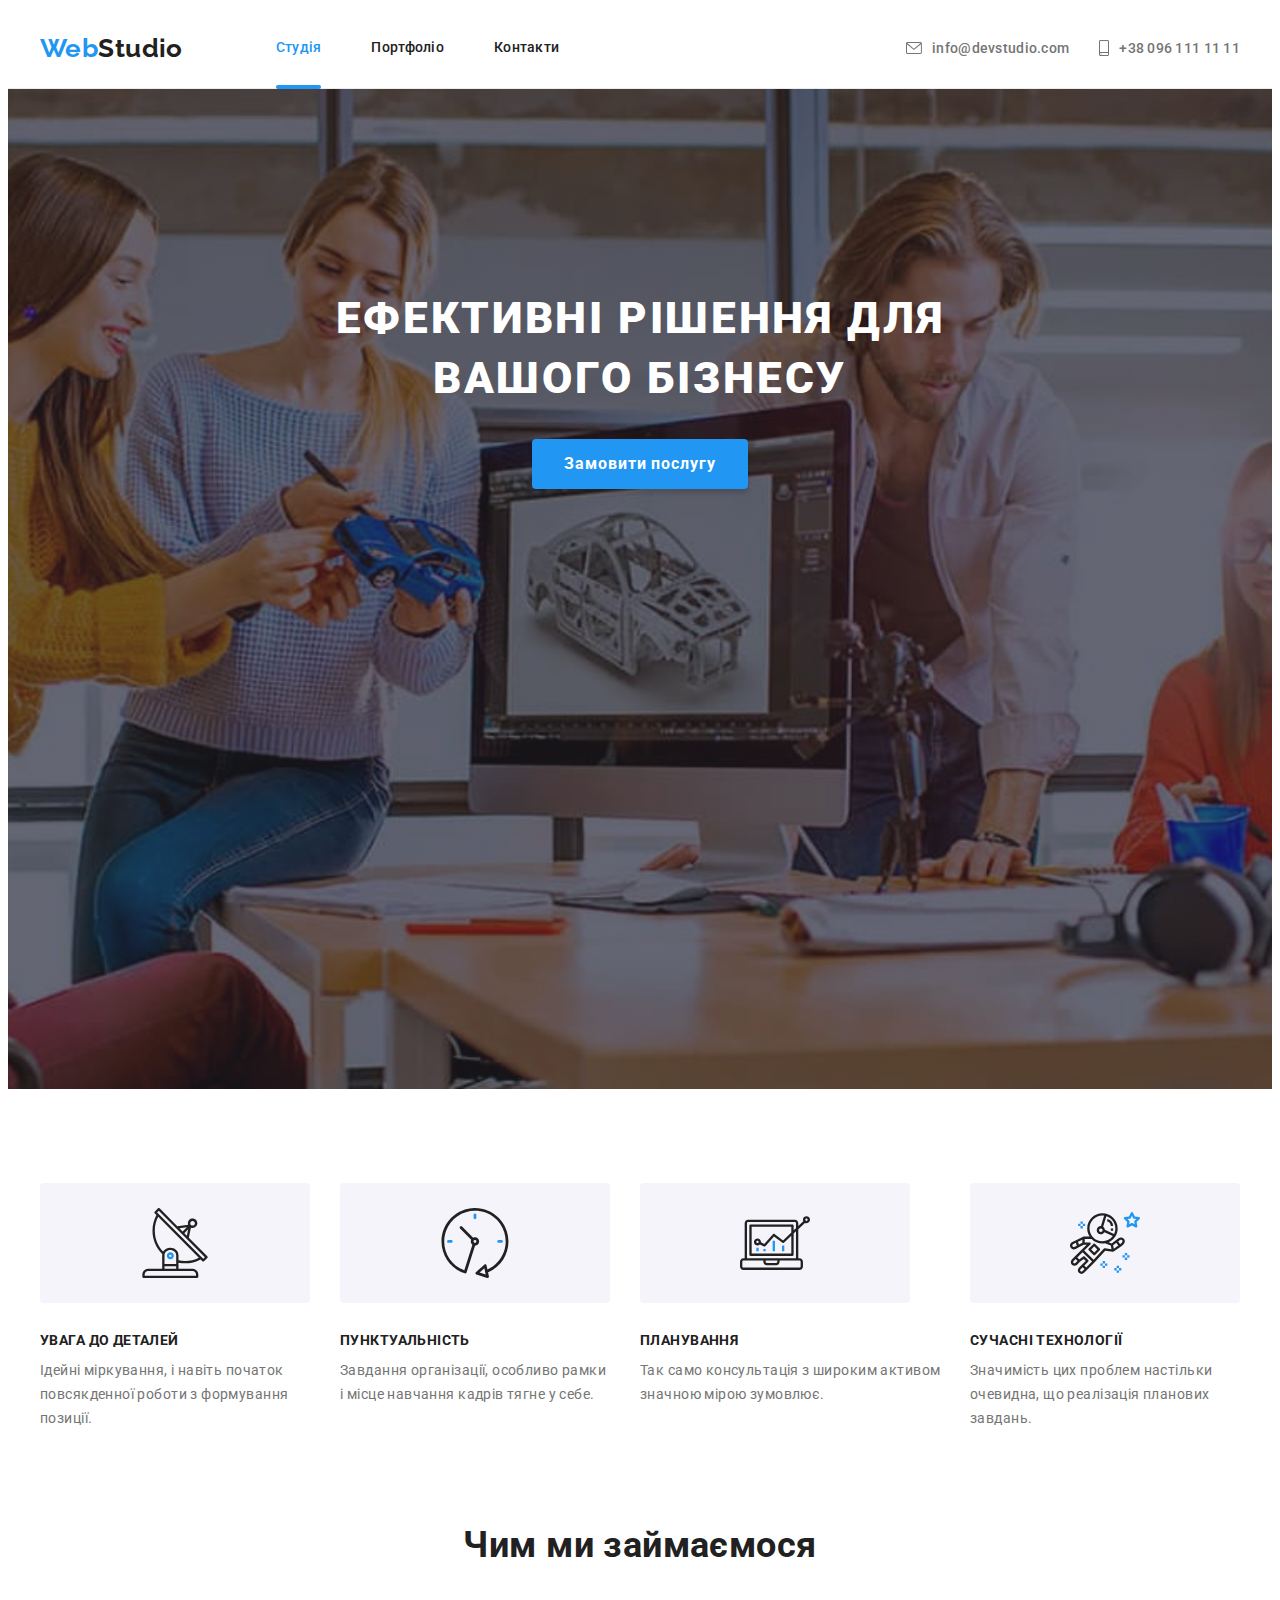
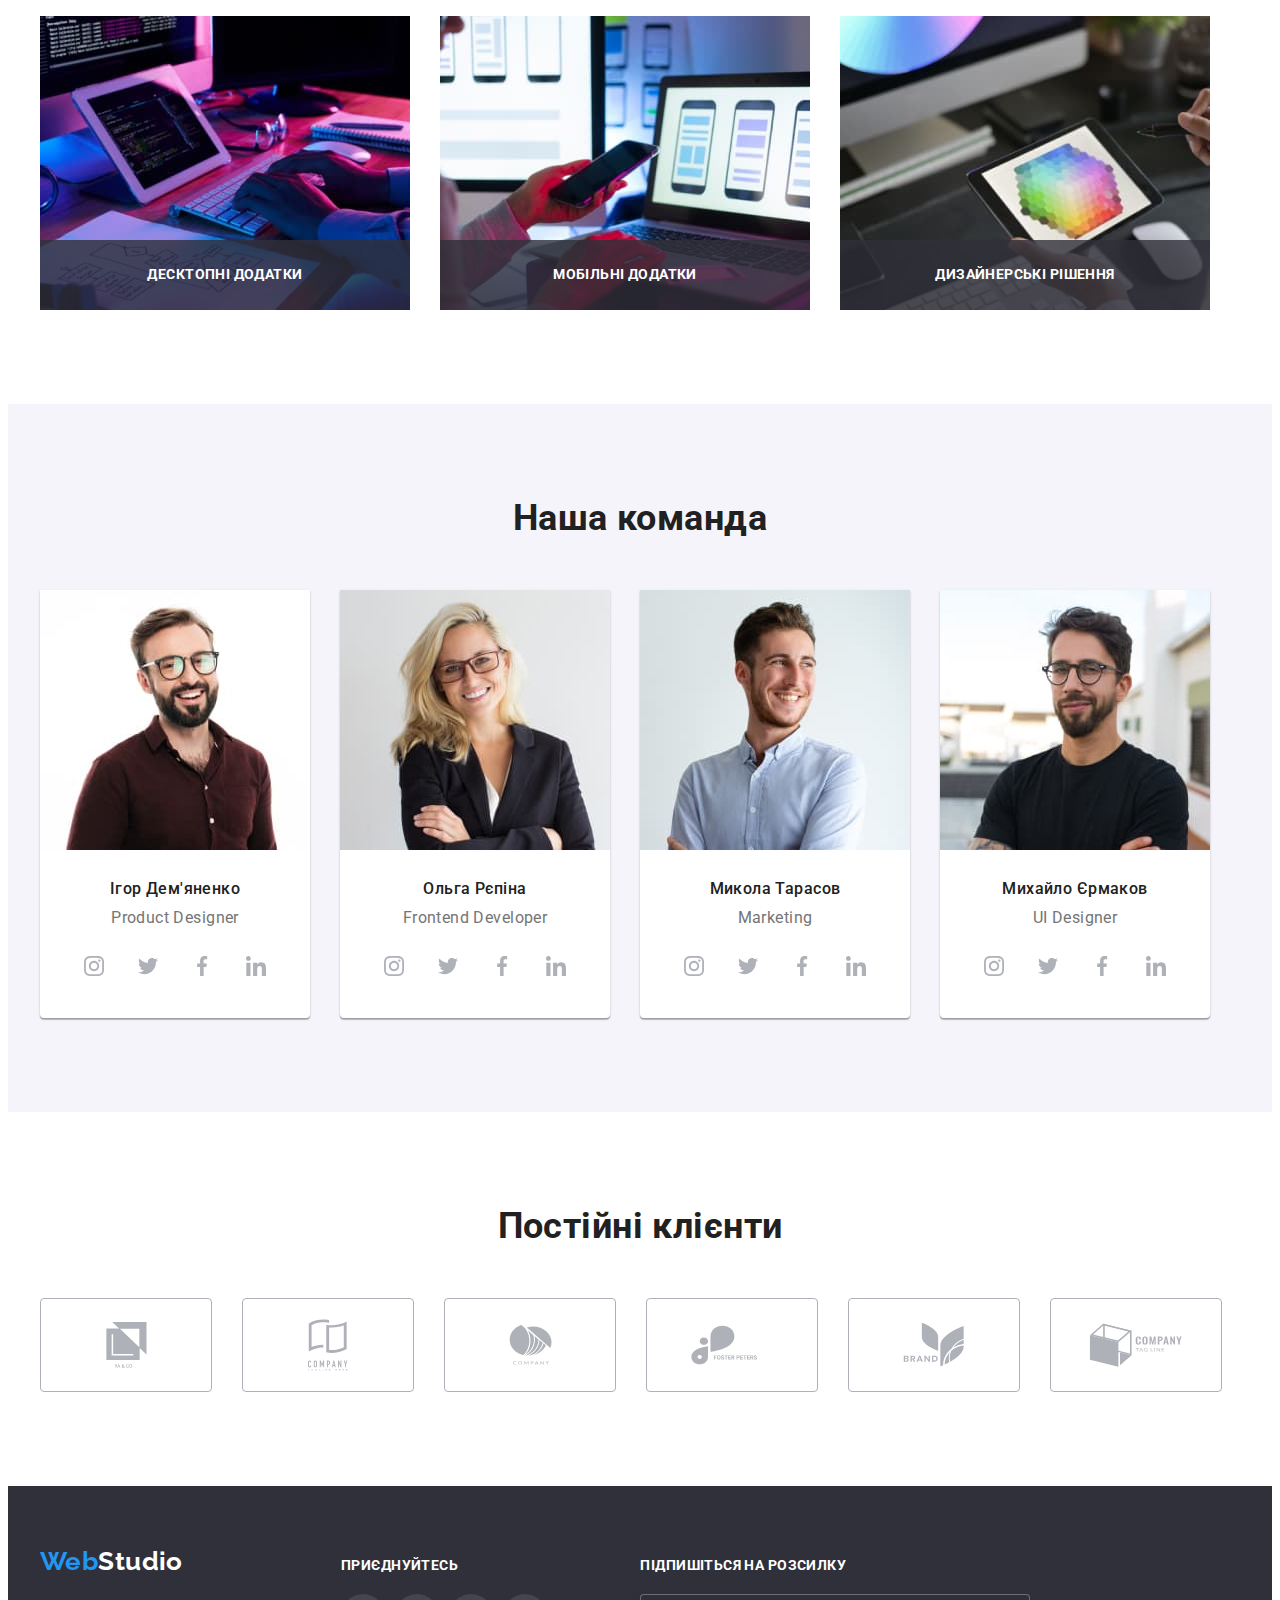
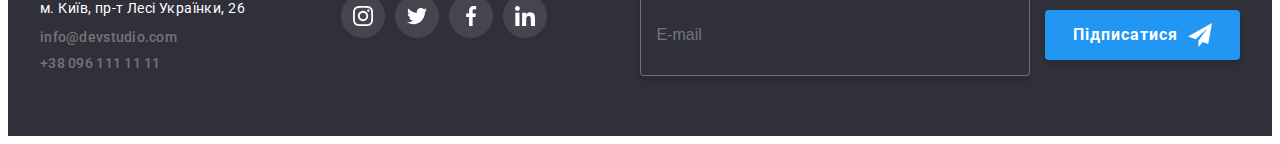
<file: index.html>
<!DOCTYPE html>
<html lang="uk">
  <head>
    <meta charset="UTF-8" />
    <meta http-equiv="X-UA-Compatible" content="IE=edge" />
    <meta name="viewport" content="width=device-width, initial-scale=1.0" />
    <link rel="preconnect" href="https://fonts.googleapis.com" />
    <link rel="preconnect" href="https://fonts.gstatic.com" crossorigin />
    <link
      href="https://fonts.googleapis.com/css2?family=Raleway:wght@700&family=Roboto:wght@400;500;700;900&display=swap"
      rel="stylesheet"
    />
    <link
      rel="stylesheet"
      href="https://cdnjs.cloudflare.com/ajax/libs/modern-normalize/1.1.0/modern-normalize.min.css"
      integrity="sha512-wpPYUAdjBVSE4KJnH1VR1HeZfpl1ub8YT/NKx4PuQ5NmX2tKuGu6U/JRp5y+Y8XG2tV+wKQpNHVUX03MfMFn9Q=="
      crossorigin="anonymous"
      referrerpolicy="no-referrer"
    />
    <link rel="stylesheet" href="./css/main.min.css" />
    <title lang="en">DZ-7</title>
  </head>
  <body>
    <header class="page__header">
      <div class="container flex__container">
        <nav class="nav">
          <a class="logo nav__logo" href="./index.html" lang="en"
            ><span class="logo__style">Web</span>Studio
          </a>
          <ul class="nav__list">
            <li class="nav__item header__item">
              <a class="nav__link nav__link-current" href="./index.html"
                >Студія</a
              >
            </li>
            <li class="nav__item header__item">
              <a class="nav__link" href="./portfolio.html">Портфоліо</a>
            </li>
            <li class="nav__item header__item">
              <a class="nav__link" href="">Контакти</a>
            </li>
          </ul>
        </nav>
        <ul class="contact">
          <li class="contact__item">
            <a class="contact__mail" href="malito:info@devstudio.com">
              <svg class="contact__icon" width="16" height="12">
                <use href="./imeges/icons.svg#icon-envelope"></use></svg
              >info@devstudio.com
            </a>
          </li>
          <li class="contact__item">
            <a class="contact__phone-number" href="tel:+380961111111">
              <svg class="contact__icon" width="10" height="16">
                <use href="./imeges/icons.svg#icon-smartphone"></use>
              </svg>
              +38 096 111 11 11</a
            >
          </li>
        </ul>
      </div>
    </header>

    <main>
      <section class="section page">
        <div class="container">
          <h1 class="page__title">Ефективні рішення для вашого бізнесу</h1>
          <button class="page__button button" type="button" data-modal-open>
            Замовити послугу
          </button>
        </div>
      </section>
      <section class="section feature">
        <div class="container">
          <h2 class="feature__subject visually-hidden">Наші особливості</h2>
          <ul class="feature__items">
            <li class="feature__item feature__item-format">
              <div class="feature__icon">
                <svg width="70" height="70">
                  <use href="./imeges/icons.svg#icon-antenna"></use>
                </svg>
              </div>
              <h3 class="feature__title">УВАГА ДО ДЕТАЛЕЙ</h3>
              <p class="feature__text">
                Ідейні міркування, і навіть початок повсякденної роботи з
                формування позиції.
              </p>
            </li>
            <li class="feature__item feature__item-format">
              <div class="feature__icon">
                <svg width="70" height="70">
                  <use href="./imeges/icons.svg#icon-clock"></use>
                </svg>
              </div>
              <h3 class="feature__title">ПУНКТУАЛЬНІСТЬ</h3>
              <p class="feature__text">
                Завдання організації, особливо рамки і місце навчання кадрів
                тягне у себе.
              </p>
            </li>
            <li class="feature__item">
              <div class="feature__icon">
                <svg width="70" height="70">
                  <use href="./imeges/icons.svg#icon-diagram"></use>
                </svg>
              </div>
              <h3 class="feature__title">ПЛАНУВАННЯ</h3>
              <p class="feature__text">
                Так само консультація з широким активом значною мірою зумовлює.
              </p>
            </li>
            <li class="feature__item feature__item-format">
              <div class="feature__icon">
                <svg width="70" height="70">
                  <use href="./imeges/icons.svg#icon-astronaut"></use>
                </svg>
              </div>
              <h3 class="feature__title">СУЧАСНІ ТЕХНОЛОГІЇ</h3>
              <p class="feature__text">
                Значимість цих проблем настільки очевидна, що реалізація
                планових завдань.
              </p>
            </li>
          </ul>
        </div>
      </section>
      <section class="section make">
        <div class="container">
          <h2 class="make__title">Чим ми займаємося</h2>
          <ul class="make__items">
            <li class="make__item make__item-backdown">
              <img
                src="./imeges/img-4.jpg"
                alt="людина створює сайт"
                width="370"
                height="294"
              />
              <p class="make__label">Десктопні додатки</p>
            </li>
            <li class="make__item make__item-backdown">
              <img
                src="./imeges/img-5.jpg"
                alt="людина працює з телефоном"
                width="370"
                height="294"
              />
              <p class="make__label">Мобільні додатки</p>
            </li>
            <li class="make__item make__item-backdown">
              <img
                src="./imeges/img-6.jpg"
                alt="людина працює з планшетом"
                width="370"
                height="294"
              />
              <p class="make__label">Дизайнерські рішення</p>
            </li>
          </ul>
        </div>
      </section>
      <section class="section team">
        <div class="container">
          <h2 class="team__title">Наша команда</h2>
          <ul class="cards">
            <li class="card__item card__item-backdown">
              <img
                src="./imeges/img.jpg"
                width="270"
                height="260"
                alt="Ігор Дем'яненко"
              />
              <div class="card__content">
                <h3 class="card__title">Ігор Дем'яненко</h3>
                <p class="card__text" lang="en">Product Designer</p>
              </div>
              <ul class="social__wrapper">
                <li class="social__list">
                  <a class="social__link">
                    <svg class="social__icon" width="20" height="20">
                      <use href="./imeges/icons.svg#icon-instagram"></use>
                    </svg>
                  </a>
                </li>
                <li class="social__list">
                  <a class="social__link">
                    <svg class="social__icon" width="20" height="20">
                      <use href="./imeges/icons.svg#icon-twitter"></use>
                    </svg>
                  </a>
                </li>
                <li class="social__list">
                  <a class="social__link">
                    <svg class="social__icon" width="20" height="20">
                      <use href="./imeges/icons.svg#icon-facebook"></use>
                    </svg>
                  </a>
                </li>
                <li class="social__list">
                  <a class="social__link">
                    <svg class="social__icon" width="20" height="20">
                      <use href="./imeges/icons.svg#icon-linkedin"></use>
                    </svg>
                  </a>
                </li>
              </ul>
            </li>
            <li class="card__item card__item-backdown">
              <img
                src="./imeges/img-1.jpg"
                width="270"
                height="260"
                alt="Ольга Рєпіна"
              />
              <div class="card__content">
                <h3 class="card__title">Ольга Рєпіна</h3>
                <p class="card__text" lang="en">Frontend Developer</p>
              </div>
              <ul class="social__wrapper">
                <li class="social__list">
                  <a class="social__link">
                    <svg class="social__icon" width="20" height="20">
                      <use href="./imeges/icons.svg#icon-instagram"></use>
                    </svg>
                  </a>
                </li>
                <li class="social__list">
                  <a class="social__link">
                    <svg class="social__icon" width="20" height="20">
                      <use href="./imeges/icons.svg#icon-twitter"></use>
                    </svg>
                  </a>
                </li>
                <li class="social__list">
                  <a class="social__link">
                    <svg class="social__icon" width="20" height="20">
                      <use href="./imeges/icons.svg#icon-facebook"></use>
                    </svg>
                  </a>
                </li>
                <li class="social__list">
                  <a class="social__link">
                    <svg class="social__icon" width="20" height="20">
                      <use href="./imeges/icons.svg#icon-linkedin"></use>
                    </svg>
                  </a>
                </li>
              </ul>
            </li>
            <li class="card__item card__item-backdown">
              <img
                src="./imeges/img-2.jpg"
                width="270"
                height="260"
                alt="Микола Тарасов"
              />
              <div class="card__content">
                <h3 class="card__title">Микола Тарасов</h3>
                <p class="card__text" lang="en">Marketing</p>
              </div>
              <ul class="social__wrapper">
                <li class="social__list">
                  <a class="social__link">
                    <svg class="social__icon" width="20" height="20">
                      <use href="./imeges/icons.svg#icon-instagram"></use>
                    </svg>
                  </a>
                </li>
                <li class="social__list">
                  <a class="social__link">
                    <svg class="social__icon" width="20" height="20">
                      <use href="./imeges/icons.svg#icon-twitter"></use>
                    </svg>
                  </a>
                </li>
                <li class="social__list">
                  <a class="social__link">
                    <svg class="social__icon" width="20" height="20">
                      <use href="./imeges/icons.svg#icon-facebook"></use>
                    </svg>
                  </a>
                </li>
                <li class="social__list">
                  <a class="social__link">
                    <svg class="social__icon" width="20" height="20">
                      <use href="./imeges/icons.svg#icon-linkedin"></use>
                    </svg>
                  </a>
                </li>
              </ul>
            </li>
            <li class="card__item card__item-backdown">
              <img
                src="./imeges/img-3.jpg"
                width="270"
                height="260"
                alt="Михайло Єрмаков"
              />
              <div class="card__content">
                <h3 class="card__title">Михайло Єрмаков</h3>
                <p class="card__text" lang="en">UI Designer</p>
              </div>
              <ul class="social__wrapper">
                <li class="social__list">
                  <a class="social__link">
                    <svg class="social__icon" width="20" height="20">
                      <use href="./imeges/icons.svg#icon-instagram"></use>
                    </svg>
                  </a>
                </li>
                <li class="social__list">
                  <a class="social__link">
                    <svg class="social__icon" width="20" height="20">
                      <use href="./imeges/icons.svg#icon-twitter"></use>
                    </svg>
                  </a>
                </li>
                <li class="social__list">
                  <a class="social__link">
                    <svg class="social__icon" width="20" height="20">
                      <use href="./imeges/icons.svg#icon-facebook"></use>
                    </svg>
                  </a>
                </li>
                <li class="social__list">
                  <a class="social__link">
                    <svg class="social__icon" width="20" height="20">
                      <use href="./imeges/icons.svg#icon-linkedin"></use>
                    </svg>
                  </a>
                </li>
              </ul>
            </li>
          </ul>
        </div>
      </section>
      <section class="section clients">
        <div class="container">
          <h2 class="clients__title">Постійні клієнти</h2>
          <ul class="clients__item">
            <li class="clients__list">
              <a class="clients__link">
                <svg class="clients__icon" width="41" height="46">
                  <use href="./imeges/icons.svg#icon-client-ya-co"></use>
                </svg>
              </a>
            </li>
            <li>
              <a class="clients__link">
                <svg class="clients__icon" width="40" height="52">
                  <use href="./imeges/icons.svg#icon-client-company-here"></use>
                </svg>
              </a>
            </li>
            <li>
              <a class="clients__link">
                <svg class="clients__icon" width="43" height="41">
                  <use href="./imeges/icons.svg#icon-client-company"></use>
                </svg>
              </a>
            </li>
            <li>
              <a class="clients__link">
                <svg class="clients__icon" width="84" height="40">
                  <use
                    href="./imeges/icons.svg#icon-client-forest-peters"
                  ></use>
                </svg>
              </a>
            </li>
            <li>
              <a class="clients__link">
                <svg class="clients__icon" width="62" height="45">
                  <use href="./imeges/icons.svg#icon-client-brand"></use>
                </svg>
              </a>
            </li>
            <li>
              <a class="clients__link">
                <svg class="clients__icon" width="94" height="44">
                  <use href="./imeges/icons.svg#icon-client-company-tag"></use>
                </svg>
              </a>
            </li>
          </ul>
        </div>
      </section>
    </main>
    <footer class="footer">
      <div class="container footer-flex">
        <div class="footer__contact">
          <a class="logo" href="./index.html">
            <span class="logo__style">Web</span>Studio
          </a>
          <address class="address">
            <ul>
              <li class="address__item">
                <a
                  class="address__link address__link--map"
                  href="https://goo.gl/maps/CyTcwGqxoQTueNPZ7"
                  target="_blank"
                >
                  м. Київ, пр-т Лесі Українки, 26
                </a>
              </li>
              <li class="address__item">
                <a
                  class="address__link contact__mail"
                  href="mailto:info@devstudio.com"
                  >info@devstudio.com</a
                >
              </li>
              <li class="address__item">
                <a
                  class="address__link contact__phone-number"
                  href="tel:+380961111111"
                  >+38 096 111 11 11</a
                >
              </li>
            </ul>
          </address>
        </div>
        <div class="footer-social">
          <b class="footer-social__title">приєднуйтесь</b>
          <ul class="footer-social__wrapper social__wrapper">
            <li class="footer-social__list">
              <a class="footer-social__link social__link">
                <svg class="footer-social__icon" width="20" height="20">
                  <use href="./imeges/icons.svg#icon-instagram"></use>
                </svg>
              </a>
            </li>
            <li class="footer-social__list">
              <a class="footer-social__link social__link">
                <svg class="footer-social__icon" width="20" height="20">
                  <use href="./imeges/icons.svg#icon-twitter"></use>
                </svg>
              </a>
            </li>
            <li class="footer-social__list">
              <a class="footer-social__link social__link">
                <svg class="footer-social__icon" width="20" height="20">
                  <use href="./imeges/icons.svg#icon-facebook"></use>
                </svg>
              </a>
            </li>
            <li class="footer-social__list">
              <a class="footer-social__link social__link">
                <svg class="footer-social__icon" width="20" height="20">
                  <use href="./imeges/icons.svg#icon-linkedin"></use>
                </svg>
              </a>
            </li>
          </ul>
        </div>
        <div class="footer-sabscribe">
          <b class="footer-sabscribe__title">Підпишіться на розсилку</b>
          <form class="footer-sabscribe__form">
            <label class="footer-sabscribe__label">
              <input
                type="email"
                class="footer-sabscribe__input"
                name="email"
                placeholder="E-mail"
              />
            </label>
            <button class="button footer-sabscribe__button" type="submit">
              Підписатися
              <svg class="footer-sabscribe__icon-send" width="24" height="24">
                <use href="./imeges/icons.svg#icon-icon-send"></use>
              </svg>
            </button>
          </form>
        </div>
      </div>
    </footer>
    <div class="backdrop is-hidden" data-modal>
      <div class="modal">
        <button class="modal__btn" type="button" data-modal-close>
          <svg class="modal__close" width="18" height="18">
            <use href="./imeges/icons.svg#icon-close"></use>
          </svg>
        </button>
        <div class="modal-form">
          <div class="modal-form__title">
            Залиште свої дані, ми вам передзвонимо
          </div>
          <form name="modal-form__form" autocomplete="on" novalidate>
            <div class="modal-form__field">
              <label for="name" class="modal-form__label">Ім'я </label>
              <input
                type="text"
                class="modal-form__input"
                name="name"
                id="name"
              />
              <svg class="modal-form__icon" width="18" height="18">
                <use href="./imeges/icons.svg#icon-modal-user"></use>
              </svg>
            </div>

            <div class="modal-form__field">
              <label for="tel" class="modal-form__label">Телефон</label>
              <input
                type="tel"
                class="modal-form__input"
                name="phone"
                id="tel"
              />
              <svg class="modal-form__icon" width="18" height="18">
                <use href="./imeges/icons.svg#icon-modal-tel"></use>
              </svg>
            </div>

            <div class="modal-form__field">
              <label for="mail" class="modal-form__label">Пошта</label>
              <input
                type="email"
                class="modal-form__input"
                name="email"
                id="mail"
              />
              <svg class="modal-form__icon" width="18" height="18">
                <use href="./imeges/icons.svg#icon-modal-mail"></use>
              </svg>
            </div>

            <div class="modal-form__field">
              <label for="comment" class="modal-form__label">Коментар</label>
              <textarea
                name="comment"
                id="comment"
                placeholder="Введіть текст"
              ></textarea>
            </div>

            <div class="modal-form__checkbox-wrap">
              <label class="modal-form__checkbox-label">
                <input
                  class="modal-form__checkbox-input"
                  type="checkbox"
                  name="checkbox"
                  value=""
                />
                Погоджуюся з розсилкою та приймаю
                <a class="modal-form__link" href="#">Умови договору</a>
                <span class="modal-form__checkbox-icon">
                  <!-- <svg class="modal-icon" width="16" height="15">
                    <use href="./imeges/icons.svg#icon-icon-check"></use>
                  </svg> -->
                </span>
              </label>
            </div>

            <button class="modal__button button" type="submit">
              Відправити
            </button>
          </form>
        </div>
      </div>
    </div>
    <script src="./js/modal.js"></script>
  </body>
</html>
</file>
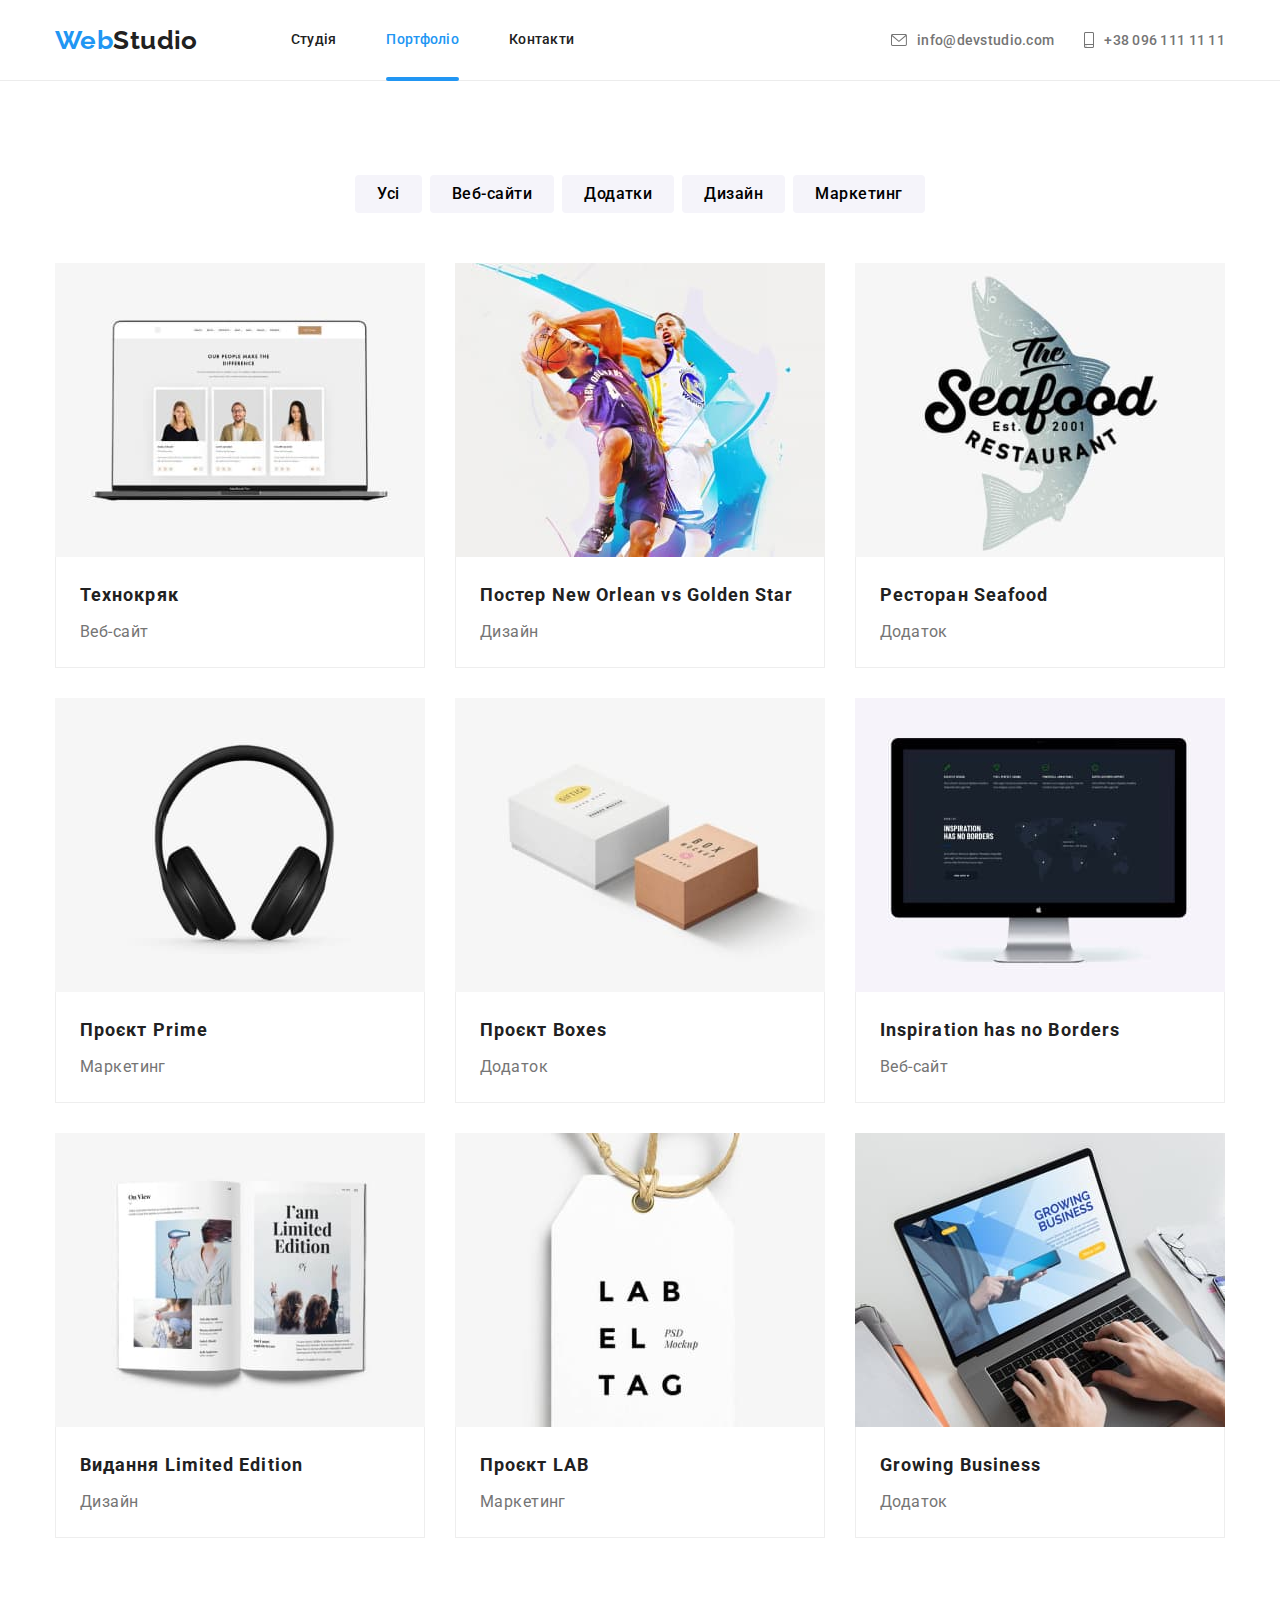
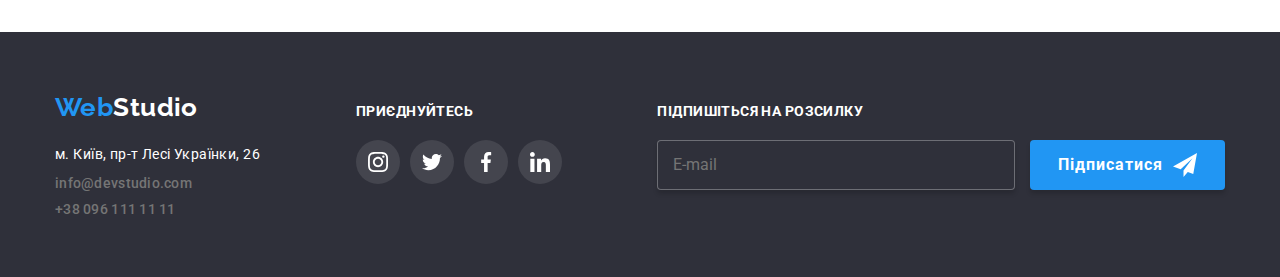
<file: portfolio.html>
<!DOCTYPE html>
<html lang="uk">
  <head>
    <meta charset="UTF-8" />
    <meta http-equiv="X-UA-Compatible" content="IE=edge" />
    <meta name="viewport" content="width=device-width, initial-scale=1.0" />
    <link rel="preconnect" href="https://fonts.googleapis.com" />
    <link rel="preconnect" href="https://fonts.gstatic.com" crossorigin />
    <link
      href="https://fonts.googleapis.com/css2?family=Raleway:wght@700&family=Roboto:wght@400;500;700;900&display=swap"
      rel="stylesheet"
    />
    <link
      rel="stylesheet"
      href="https://cdnjs.cloudflare.com/ajax/libs/modern-normalize/1.1.0/modern-normalize.min.css"
    />
    <link rel="stylesheet" href="./css/main.min.css" />
    <title lang="en">WebStudio</title>
  </head>
  <body>
    <header class="page__header">
      <div class="container flex__container">
        <nav class="nav">
          <a class="logo nav__logo" href="./index.html" lang="en"
            ><span class="logo__style">Web</span>Studio
          </a>
          <ul class="nav__list">
            <li class="nav__item header__item">
              <a class="nav__link" href="./index.html">Студія</a>
            </li>
            <li class="nav__item header__item">
              <a class="nav__link nav__link-current" href="./portfolio.html"
                >Портфоліо</a
              >
            </li>
            <li class="nav__item header__item">
              <a class="nav__link" href="">Контакти</a>
            </li>
          </ul>
        </nav>
        <ul class="contact">
          <li class="contact__item">
            <a class="contact__mail" href="malito:info@devstudio.com">
              <svg class="contact__icon" width="16" height="12">
                <use href="./imeges/icons.svg#icon-envelope"></use></svg
              >info@devstudio.com
            </a>
          </li>
          <li class="contact__item">
            <a class="contact__phone-number" href="tel:+380961111111">
              <svg class="contact__icon" width="10" height="16">
                <use href="./imeges/icons.svg#icon-smartphone"></use>
              </svg>
              +38 096 111 11 11</a
            >
          </li>
        </ul>
      </div>
    </header>

    <main>
      <section class="section portfolio">
        <div class="container">
          <h1 class="visually-hidden">Наші роботи</h1>
          <ul class="filter">
            <li class="item">
              <button class="filter-button" type="button">Усі</button>
            </li>
            <li class="item">
              <button class="filter-button" type="button">Веб-сайти</button>
            </li>
            <li class="item">
              <button class="filter-button" type="button">Додатки</button>
            </li>
            <li class="item">
              <button class="filter-button" type="button">Дизайн</button>
            </li>
            <li class="item">
              <button class="filter-button" type="button">Маркетинг</button>
            </li>
          </ul>
          <ul class="portfolio-list">
            <li class="portfolio-item item">
              <a class="portfolio-item-link link" href="">
                <div class="portfolio--overlay">
                  <img
                    src="./imeges/portfolio/img.jpg"
                    width="370"
                    alt="Веб-сайт"
                  />
                  <p class="overlay--text">
                    Ресурс пропонує комплексні пропозиції з різним рівнем
                    функціоналу та сервісів. Все це дозволить відвідувачу
                    отримати вичерпні відомості про компанію чи приватну особу.
                  </p>
                </div>

                <div class="card-content">
                  <h2 class="portfolio-title">Технокряк</h2>
                  <p class="portfolio-text">Веб-сайт</p>
                </div>
              </a>
            </li>
            <li class="portfolio-item item">
              <a class="portfolio-item-link link" href="">
                <div class="portfolio--overlay">
                  <img
                    src="./imeges/portfolio/img-1.jpg"
                    width="370"
                    alt="Постер баскетболісти"
                  />
                  <p class="overlay--text">
                    Ресурс пропонує комплексні пропозиції з різним рівнем
                    функціоналу та сервісів. Все це дозволить відвідувачу
                    отримати вичерпні відомості про компанію чи приватну особу.
                  </p>
                </div>

                <div class="card-content">
                  <h2 class="portfolio-title">
                    Постер New Orlean vs Golden Star
                  </h2>
                  <p class="portfolio-text">Дизайн</p>
                </div>
              </a>
            </li>
            <li class="portfolio-item item">
              <a class="portfolio-item-link link" href="">
                <div class="portfolio--overlay">
                  <img
                    src="./imeges/portfolio/img-2.jpg"
                    width="370"
                    alt="додаток для ресторану"
                  />
                  <p class="overlay--text">
                    Ресурс пропонує комплексні пропозиції з різним рівнем
                    функціоналу та сервісів. Все це дозволить відвідувачу
                    отримати вичерпні відомості про компанію чи приватну особу.
                  </p>
                </div>

                <div class="card-content">
                  <h2 class="portfolio-title">Ресторан Seafood</h2>
                  <p class="portfolio-text">Додаток</p>
                </div>
              </a>
            </li>
            <li class="portfolio-item item">
              <a class="portfolio-item-link link" href="">
                <div class="portfolio--overlay">
                  <img
                    src="./imeges/portfolio/img-3.jpg"
                    width="370"
                    alt="навушники"
                  />
                  <p class="overlay--text">
                    Ресурс пропонує комплексні пропозиції з різним рівнем
                    функціоналу та сервісів. Все це дозволить відвідувачу
                    отримати вичерпні відомості про компанію чи приватну особу.
                  </p>
                </div>

                <div class="card-content">
                  <h2 class="portfolio-title">Проєкт Prime</h2>
                  <p class="portfolio-text">Маркетинг</p>
                </div>
              </a>
            </li>
            <li class="portfolio-item item">
              <a class="portfolio-item-link link" href="">
                <div class="portfolio--overlay">
                  <img
                    src="./imeges/portfolio/img-4.jpg"
                    width="370"
                    alt="коробки"
                  />

                  <p class="overlay--text">
                    Ресурс пропонує комплексні пропозиції з різним рівнем
                    функціоналу та сервісів. Все це дозволить відвідувачу
                    отримати вичерпні відомості про компанію чи приватну особу.
                  </p>
                </div>

                <div class="card-content">
                  <h2 class="portfolio-title">Проєкт Boxes</h2>
                  <p class="portfolio-text">Додаток</p>
                </div>
              </a>
            </li>
            <li class="portfolio-item item">
              <a class="portfolio-item-link link" href="">
                <div class="portfolio--overlay">
                  <img
                    src="./imeges/portfolio/img-5.jpg"
                    width="370"
                    alt="Веб-сайт"
                  />
                  <p class="overlay--text">
                    Ресурс пропонує комплексні пропозиції з різним рівнем
                    функціоналу та сервісів. Все це дозволить відвідувачу
                    отримати вичерпні відомості про компанію чи приватну особу.
                  </p>
                </div>

                <div class="card-content">
                  <h2 class="portfolio-title">Inspiration has no Borders</h2>
                  <p class="portfolio-text">Веб-сайт</p>
                </div>
              </a>
            </li>
            <li class="portfolio-item item">
              <a class="portfolio-item-link link" href="">
                <div class="portfolio--overlay">
                  <img
                    src="./imeges/portfolio/img-6.jpg"
                    width="370"
                    alt="книга"
                  />
                  <p class="overlay--text">
                    Ресурс пропонує комплексні пропозиції з різним рівнем
                    функціоналу та сервісів. Все це дозволить відвідувачу
                    отримати вичерпні відомості про компанію чи приватну особу.
                  </p>
                </div>

                <div class="card-content">
                  <h2 class="portfolio-title">Видання Limited Edition</h2>
                  <p class="portfolio-text">Дизайн</p>
                </div>
              </a>
            </li>
            <li class="portfolio-item item">
              <a class="portfolio-item-link link" href="">
                <div class="portfolio--overlay">
                  <img
                    src="./imeges/portfolio/img-7.jpg"
                    width="370"
                    alt="етикетка"
                  />
                  <p class="overlay--text">
                    Ресурс пропонує комплексні пропозиції з різним рівнем
                    функціоналу та сервісів. Все це дозволить відвідувачу
                    отримати вичерпні відомості про компанію чи приватну особу.
                  </p>
                </div>

                <div class="card-content">
                  <h2 class="portfolio-title">Проєкт LAB</h2>
                  <p class="portfolio-text">Маркетинг</p>
                </div>
              </a>
            </li>
            <li class="portfolio-item item">
              <a class="portfolio-item-link link" href="">
                <div class="portfolio--overlay">
                  <img
                    src="./imeges/portfolio/img-8.jpg"
                    width="370"
                    alt="ноутбук"
                  />
                  <p class="overlay--text">
                    Ресурс пропонує комплексні пропозиції з різним рівнем
                    функціоналу та сервісів. Все це дозволить відвідувачу
                    отримати вичерпні відомості про компанію чи приватну особу.
                  </p>
                </div>

                <div class="card-content">
                  <h2 class="portfolio-title">Growing Business</h2>
                  <p class="portfolio-text">Додаток</p>
                </div>
              </a>
            </li>
          </ul>
        </div>
      </section>
    </main>
    <footer class="footer">
      <div class="container footer-flex">
        <div class="footer__contact">
          <a class="logo" href="./index.html">
            <span class="logo__style">Web</span>Studio
          </a>
          <address class="address">
            <ul>
              <li class="address__item">
                <a
                  class="address__link address__link--map"
                  href="https://goo.gl/maps/CyTcwGqxoQTueNPZ7"
                  target="_blank"
                >
                  м. Київ, пр-т Лесі Українки, 26
                </a>
              </li>
              <li class="address__item">
                <a
                  class="address__link contact__mail"
                  href="mailto:info@devstudio.com"
                  >info@devstudio.com</a
                >
              </li>
              <li class="address__item">
                <a
                  class="address__link contact__phone-number"
                  href="tel:+380961111111"
                  >+38 096 111 11 11</a
                >
              </li>
            </ul>
          </address>
        </div>
        <div class="footer-social">
          <b class="footer-social__title">приєднуйтесь</b>
          <ul class="footer-social__wrapper social__wrapper">
            <li class="footer-social__list">
              <a class="footer-social__link social__link">
                <svg class="footer-social__icon" width="20" height="20">
                  <use href="./imeges/icons.svg#icon-instagram"></use>
                </svg>
              </a>
            </li>
            <li class="footer-social__list">
              <a class="footer-social__link social__link">
                <svg class="footer-social__icon" width="20" height="20">
                  <use href="./imeges/icons.svg#icon-twitter"></use>
                </svg>
              </a>
            </li>
            <li class="footer-social__list">
              <a class="footer-social__link social__link">
                <svg class="footer-social__icon" width="20" height="20">
                  <use href="./imeges/icons.svg#icon-facebook"></use>
                </svg>
              </a>
            </li>
            <li class="footer-social__list">
              <a class="footer-social__link social__link">
                <svg class="footer-social__icon" width="20" height="20">
                  <use href="./imeges/icons.svg#icon-linkedin"></use>
                </svg>
              </a>
            </li>
          </ul>
        </div>
        <div class="footer-sabscribe">
          <b class="footer-sabscribe__title">Підпишіться на розсилку</b>
          <form class="footer-sabscribe__form">
            <label class="footer-sabscribe__label">
              <input
                type="email"
                class="footer-sabscribe__input"
                name="email"
                placeholder="E-mail"
              />
            </label>
            <button class="button footer-sabscribe__button" type="submit">
              Підписатися
              <svg class="footer-sabscribe__icon-send" width="24" height="24">
                <use href="./imeges/icons.svg#icon-icon-send"></use>
              </svg>
            </button>
          </form>
        </div>
      </div>
    </footer>
  </body>
</html>
</file>
<file: css/main.min.css>
:root{--main-font: "Roboto", sans-serif;--primary-text-color: #212121;--secondary-text-color: #757575;--accent-color: #2196f3;--background-color-footer: #2f303a;--color-white: #fff}.container{width:1200px;margin:0 auto;padding:0 15px}body{font-family:var(--main-font);font-size:14px;color:var(--primary-text-color);background-color:var(--color-white);letter-spacing:.03em}h1,h2,h3,h4,h5,h6,p{margin:0}ul,ol{margin:0;padding-left:0;list-style:none}img{display:block;max-width:100%;height:auto}button{cursor:pointer}a{text-decoration:none;color:inherit}a:link,a:visited{text-decoration:none}a:hover{text-decoration:none}address{font-style:normal}ul li{list-style:none}.section{padding-top:94px;padding-bottom:94px}.visually-hidden{position:absolute;white-space:nowrap;width:1px;height:1px;overflow:hidden;border:0;padding:0;clip:rect(0 0 0 0);-webkit-clip-path:inset(50%);clip-path:inset(50%);margin:-1px}.page__header{border-bottom:1px solid #ececec}.flex__container{display:-webkit-box;display:-ms-flexbox;display:flex;-webkit-box-align:center;-ms-flex-align:center;align-items:center}.nav{display:-webkit-box;display:-ms-flexbox;display:flex;-webkit-box-align:center;-ms-flex-align:center;align-items:center}.header__item:not(:last-child){margin-right:50px}.nav__list{display:-webkit-box;display:-ms-flexbox;display:flex;-webkit-box-align:center;-ms-flex-align:center;align-items:center}.nav__link{padding:32px 0px;display:inline-block;font-weight:500;line-height:1.14;letter-spacing:.02em;-webkit-transition-property:color;transition-property:color;-webkit-transition-duration:250ms;transition-duration:250ms;-webkit-transition-timing-function:cubic-bezier(0.4, 0, 0.2, 1);transition-timing-function:cubic-bezier(0.4, 0, 0.2, 1)}.nav__link:hover,.nav__link:focus{color:var(--accent-color)}.nav__link-current{color:var(--accent-color);position:relative}.nav__link-current::before{content:"";position:absolute;bottom:-1px;left:0;width:100%;height:4px;background-color:var(--accent-color);border-radius:2px}.logo{font-family:"Raleway",sans-serif;font-weight:700;font-size:26px;line-height:1.17}.nav__logo{margin-right:93px}.logo__style{color:var(--accent-color)}.contact{display:-webkit-box;display:-ms-flexbox;display:flex;margin-left:auto}.contact__mail,.contact__phone-number{display:-webkit-box;display:-ms-flexbox;display:flex;-webkit-box-align:center;-ms-flex-align:center;align-items:center;font-weight:500;line-height:1.17;letter-spacing:.02em;color:var(--secondary-text-color);-webkit-transition-property:color;transition-property:color;-webkit-transition-duration:250ms;transition-duration:250ms;-webkit-transition-timing-function:cubic-bezier(0.4, 0, 0.2, 1);transition-timing-function:cubic-bezier(0.4, 0, 0.2, 1)}.contact__item:not(:last-child){margin-right:30px}.contact__icon{fill:currentColor;margin-right:10px;-webkit-transition-property:fill;transition-property:fill;-webkit-transition-duration:250ms;transition-duration:250ms;-webkit-transition-timing-function:cubic-bezier(0.4, 0, 0.2, 1);transition-timing-function:cubic-bezier(0.4, 0, 0.2, 1)}.contact__mail:hover,.contact__mail:focus,.contact__phone-number:hover,.contact__phone-number:focus,.contacts__address-link:hover,.contacts__address-link:focus,.contact__icon:hover,.contact__icon:focus{color:var(--accent-color)}.page{max-width:1600px;min-height:600px;margin:0 auto;background-image:-webkit-gradient(linear, left top, right top, from(rgba(47, 48, 58, 0.4)), to(rgba(47, 48, 58, 0.4))),url("../imeges/header-img.jpg");background-image:linear-gradient(to right, rgba(47, 48, 58, 0.4), rgba(47, 48, 58, 0.4)),url("../imeges/header-img.jpg");background-repeat:no-repeat;background-color:rgba(47,48,58,.4);background-position:center;background-size:cover;text-align:center;padding-top:200px;padding-bottom:200px}.page__title{max-width:696px;margin:0 auto;font-weight:900;font-size:44px;line-height:1.36;letter-spacing:.06em;text-transform:uppercase;color:var(--color-white);margin-bottom:30px}.button{border-radius:4px;-webkit-box-shadow:0px 4px 4px rgba(0,0,0,.15);box-shadow:0px 4px 4px rgba(0,0,0,.15);padding:10px 32px;display:inline-block;text-align:center;font-family:inherit;font-weight:700;font-size:16px;line-height:1.875;letter-spacing:.06em;cursor:pointer;border:rgba(0,0,0,0);color:var(--color-white);background-color:var(--accent-color);-webkit-transition-property:color,background-color;transition-property:color,background-color;-webkit-transition-duration:250ms,250ms;transition-duration:250ms,250ms;-webkit-transition-timing-function:cubic-bezier(0.4, 0, 0.2, 1);transition-timing-function:cubic-bezier(0.4, 0, 0.2, 1)}.button:hover,.button:focus{color:var(--accent-color);background-color:var(--color-white)}.feature{padding-bottom:0}.feature__items{display:-webkit-box;display:-ms-flexbox;display:flex}.feature__item-format{width:270px}.feature__item-format:not(:last-child){margin-right:30px}.feature__icon{display:-webkit-box;display:-ms-flexbox;display:flex;-webkit-box-pack:center;-ms-flex-pack:center;justify-content:center;background-color:#f5f4fa;height:120px;width:270px;-webkit-box-align:center;-ms-flex-align:center;align-items:center;margin-bottom:30px;border-radius:4px}.feature__title{margin-bottom:10px;font-size:14px;line-height:1.14;text-transform:uppercase}.feature__text{line-height:1.71;color:var(--secondary-text-color)}.make__title{margin-bottom:50px;font-size:36px;line-height:1.16;text-align:center}.make__items{display:-webkit-box;display:-ms-flexbox;display:flex}.make__item-backdown:not(:last-child){margin-right:30px}.make__item{position:relative}.make__label{position:absolute;bottom:0;left:0;width:100%;height:70px;display:-webkit-box;display:-ms-flexbox;display:flex;-webkit-box-pack:center;-ms-flex-pack:center;justify-content:center;-webkit-box-align:center;-ms-flex-align:center;align-items:center;background-color:rgba(47,48,58,.8);font-weight:700;line-height:1.14;text-transform:uppercase;color:#fff}.team{background-color:#f5f4fa}.team__title{margin-bottom:50px;font-size:36px;line-height:1.16;text-align:center}.cards{display:-webkit-box;display:-ms-flexbox;display:flex}.card__item-backdown:not(:last-child){margin-right:30px}.card__item{background:#fff;-webkit-box-shadow:0px 1px 3px rgba(0,0,0,.12),0px 1px 1px rgba(0,0,0,.14),0px 2px 1px rgba(0,0,0,.2);box-shadow:0px 1px 3px rgba(0,0,0,.12),0px 1px 1px rgba(0,0,0,.14),0px 2px 1px rgba(0,0,0,.2);border-radius:0px 0px 4px 4px}.card__content{margin-top:30px;margin-bottom:16px}.card__title{margin-bottom:10px;font-weight:500;font-size:16px;line-height:1.18;text-align:center}.card__text{font-size:16px;line-height:1.18;color:var(--secondary-text-color);text-align:center}.social__wrapper{display:-webkit-box;display:-ms-flexbox;display:flex;-webkit-box-pack:center;-ms-flex-pack:center;justify-content:center;-webkit-box-align:center;-ms-flex-align:center;align-items:center;gap:10px;margin-bottom:30px}.social__link{display:-webkit-box;display:-ms-flexbox;display:flex;width:44px;height:44px;-webkit-box-pack:center;-ms-flex-pack:center;justify-content:center;-webkit-box-align:center;-ms-flex-align:center;align-items:center;color:#afb1b8;border-radius:50%;cursor:pointer;-webkit-transition-property:color,background-color;transition-property:color,background-color;-webkit-transition-duration:250ms,250ms;transition-duration:250ms,250ms;-webkit-transition-timing-function:cubic-bezier(0.4, 0, 0.2, 1);transition-timing-function:cubic-bezier(0.4, 0, 0.2, 1)}.social__link:hover,.social__link:focus,.social__link:active{background-color:var(--accent-color);color:#fff}.social__icon{fill:currentColor}.clients__title{margin-bottom:50px;font-size:36px;line-height:1.16;text-align:center;color:#212121}.clients__item{display:-webkit-box;display:-ms-flexbox;display:flex;gap:30px}.clients__link{display:-webkit-box;display:-ms-flexbox;display:flex;-webkit-box-pack:center;-ms-flex-pack:center;justify-content:center;-webkit-box-align:center;-ms-flex-align:center;align-items:center;width:170px;height:92px;border:1px solid #afb1b8;border-radius:4px;color:#afb1b8;cursor:pointer;-webkit-transition-property:color,border;transition-property:color,border;-webkit-transition-duration:250ms;transition-duration:250ms;-webkit-transition-timing-function:cubic-bezier(0.4, 0, 0.2, 1);transition-timing-function:cubic-bezier(0.4, 0, 0.2, 1)}.clients__link:hover,.clients__link:focus{color:var(--accent-color);border:1px solid var(--accent-color)}.clients__icon{fill:currentColor}.filter{display:-webkit-box;display:-ms-flexbox;display:flex;-webkit-box-pack:center;-ms-flex-pack:center;justify-content:center;margin-bottom:50px}.filter .item:not(:last-child){margin-right:8px}.filter-button:hover,.filter-button:focus{background-color:var(--accent-color);color:var(--color-white);-webkit-box-shadow:0px 3px 1px rgba(0,0,0,.1),0px 1px 2px rgba(0,0,0,.08),0px 2px 2px rgba(0,0,0,.12);box-shadow:0px 3px 1px rgba(0,0,0,.1),0px 1px 2px rgba(0,0,0,.08),0px 2px 2px rgba(0,0,0,.12)}.portfolio-item-link{display:block;-webkit-transition-property:-webkit-box-shadow;transition-property:-webkit-box-shadow;transition-property:box-shadow;transition-property:box-shadow, -webkit-box-shadow;-webkit-transition-duration:250ms;transition-duration:250ms;-webkit-transition-timing-function:cubic-bezier(0.4, 0, 0.2, 1);transition-timing-function:cubic-bezier(0.4, 0, 0.2, 1)}.portfolio-item-link:hover,.portfolio-item-link:focus{-webkit-box-shadow:0px 1px 1px rgba(0,0,0,.12),0px 4px 4px rgba(0,0,0,.06),1px 4px 6px rgba(0,0,0,.16);box-shadow:0px 1px 1px rgba(0,0,0,.12),0px 4px 4px rgba(0,0,0,.06),1px 4px 6px rgba(0,0,0,.16)}.filter-button{font-family:inherit;letter-spacing:.03em;font-weight:500;font-size:16px;line-height:1.625;background-color:#f5f4fa;text-align:center;cursor:pointer;border-radius:4px;border-style:none;padding:6px 22px;-webkit-transition-property:background-color,color,-webkit-box-shadow;transition-property:background-color,color,-webkit-box-shadow;transition-property:background-color,color,box-shadow;transition-property:background-color,color,box-shadow,-webkit-box-shadow;-webkit-transition-duration:250ms,250ms,250ms;transition-duration:250ms,250ms,250ms;-webkit-transition-timing-function:cubic-bezier(0.4, 0, 0.2, 1);transition-timing-function:cubic-bezier(0.4, 0, 0.2, 1)}.portfolio-list{display:-webkit-box;display:-ms-flexbox;display:flex;-ms-flex-wrap:wrap;flex-wrap:wrap;margin-left:-30px;margin-top:-30px}.portfolio-list>.item{-ms-flex-preferred-size:calc(33.3333333333% - 30px);flex-basis:calc(33.3333333333% - 30px);margin-left:30px;margin-top:30px}.card-content{padding:20px 24px;border-left:1px solid #eee;border-right:1px solid #eee;border-bottom:1px solid #eee}.portfolio-title{margin-bottom:4px;font-weight:700;font-size:18px;line-height:2;letter-spacing:.06em;color:inherit}.portfolio-text{font-size:16px;line-height:1.875;color:var(--secondary-text-color)}.portfolio--overlay{position:relative;overflow:hidden}.portfolio--overlay::before{display:inline-block;content:"";position:absolute;left:0;top:0;width:100%;height:100%;background-color:rgba(33,150,243,.9);-webkit-transform:translateY(100%);transform:translateY(100%);-webkit-transition:-webkit-transform 250ms linear;transition:-webkit-transform 250ms linear;transition:transform 250ms linear;transition:transform 250ms linear, -webkit-transform 250ms linear}.overlay--text{position:absolute;top:0;left:0;font-size:18px;line-height:1.55;letter-spacing:.03em;color:#fff;padding:63px 24px;-webkit-transform:translateY(100%);transform:translateY(100%);-webkit-transition:-webkit-transform 250ms linear;transition:-webkit-transform 250ms linear;transition:transform 250ms linear;transition:transform 250ms linear, -webkit-transform 250ms linear}.portfolio-item-link:hover .portfolio--overlay::before{-webkit-transform:translateY(0);transform:translateY(0)}.portfolio-item-link:hover .overlay--text{-webkit-transform:translateY(0);transform:translateY(0)}.footer{padding-top:60px;padding-bottom:60px;background-color:var(--background-color-footer);color:var(--color-white)}.footer-flex{display:-webkit-box;display:-ms-flexbox;display:flex;-webkit-box-align:baseline;-ms-flex-align:baseline;align-items:baseline}.footer__contact{margin-right:70px}.footer__contact .logo{display:inline-block;margin-bottom:20px}.address{font-style:normal;width:231px}.address a{display:inline-block}.address__item:not(:last-child){margin-bottom:9px}.address__link--map{line-height:1.7142857143;color:var(--color-white);-webkit-transition-property:color;transition-property:color;-webkit-transition-duration:250ms;transition-duration:250ms;-webkit-transition-timing-function:cubic-bezier(0.4, 0, 0.2, 1);transition-timing-function:cubic-bezier(0.4, 0, 0.2, 1)}.footer-social__title{display:inline-block;font-size:14px;line-height:1.14;text-transform:uppercase;margin-bottom:20px}.footer-social__link{color:#fff;background-color:rgba(255,255,255,.1)}.footer-social__icon{fill:currentColor}.footer-sabscribe{display:block;margin-left:auto}.footer-sabscribe__title{display:inline-block;font-size:14px;line-height:1.14;text-transform:uppercase;margin-bottom:20px}.footer-sabscribe__form{display:-webkit-box;display:-ms-flexbox;display:flex;-webkit-box-pack:center;-ms-flex-pack:center;justify-content:center;-webkit-box-align:center;-ms-flex-align:center;align-items:center}.footer-sabscribe__input{width:358px;height:50px;border:1px solid rgba(255,255,255,.3);border-radius:4px;background-color:var(--background-color-footer);color:#fff;margin-right:15px;-webkit-box-shadow:0px 4px 4px rgba(0,0,0,.15);box-shadow:0px 4px 4px rgba(0,0,0,.15);padding:15px;font-size:16px;line-height:1.2}.footer-sabscribe__button{display:-webkit-box;display:-ms-flexbox;display:flex;-webkit-box-align:center;-ms-flex-align:center;align-items:center;-webkit-box-pack:center;-ms-flex-pack:center;justify-content:center;padding:10px 28px}.footer-sabscribe__icon-send{margin-left:10px;fill:currentColor}.footer-sabscribe__icon-send:hover{fill:var(--accent-color)}.backdrop{position:fixed;top:0;width:100%;height:100%;background-color:rgba(0,0,0,.2);-webkit-transition:opacity 300ms linear,visibility 300ms linear;transition:opacity 300ms linear,visibility 300ms linear}.modal{position:absolute;top:50%;left:50%;-webkit-transform:translate(-50%, -50%);transform:translate(-50%, -50%);width:528px;min-height:581px;background-color:#fff;-webkit-box-shadow:0px 1px 3px rgba(0,0,0,.12),0px 1px 1px rgba(0,0,0,.14),0px 2px 1px rgba(0,0,0,.2);box-shadow:0px 1px 3px rgba(0,0,0,.12),0px 1px 1px rgba(0,0,0,.14),0px 2px 1px rgba(0,0,0,.2);border-radius:4px;-webkit-transform:translate(-50%, -50%) scaleY(1);transform:translate(-50%, -50%) scaleY(1);-webkit-transition:-webkit-transform 300ms linear;transition:-webkit-transform 300ms linear;transition:transform 300ms linear;transition:transform 300ms linear, -webkit-transform 300ms linear}.backdrop.is-hidden .modal{-webkit-transform:translate(-50%, -50%) scaleY(0);transform:translate(-50%, -50%) scaleY(0)}.modal__btn{position:absolute;width:30px;height:30px;border:1px solid rgba(0,0,0,.1);border-radius:50%;background-color:rgba(0,0,0,0);-webkit-transition:border 350ms linear;transition:border 350ms linear;right:12px;top:10px;cursor:pointer}.modal__btn:hover,.modal__btn:focus{border:1px solid rgba(33,150,243,.8)}.is-hidden{opacity:0;visibility:hidden;pointer-events:none}.modal__close{position:absolute;top:6px;left:5px;-webkit-transition:fill 250ms linear;transition:fill 250ms linear}.modal__btn:hover,.modal__btn:focus .modal__close{fill:var(--accent-color)}.modal-form{padding:40px}.modal-form__title{font-weight:700;font-size:20px;line-height:1.15;text-align:center;color:#212121;margin-bottom:12px}textarea{display:block;resize:none;width:100%;height:120px;border-radius:4px;border:1px solid rgba(33,33,33,.2);outline:none;padding:12px 16px;-webkit-transition:border-color 250ms linear;transition:border-color 250ms linear;cursor:pointer}textarea:focus,textarea:hover{border-color:var(--accent-color)}.modal-form__label{font-size:12px;line-height:1.1666666667;font-weight:400;letter-spacing:.01em;display:block;margin-bottom:4px;color:#757575}.modal-form__input{margin:0;width:100%;height:40px;padding-left:42px;border-radius:4px;border:1px solid rgba(33,33,33,.2);margin-bottom:10px;outline:none;-webkit-transition:border-color 250ms linear;transition:border-color 250ms linear;cursor:pointer}.modal-form__field{position:relative;color:#212121}.modal-form__field:nth-child(4){margin-bottom:20px}.modal-form__icon{position:absolute;top:31px;left:15px;fill:currentColor;-webkit-transition:fill 250ms linear;transition:fill 250ms linear}.modal-form__input:hover+.modal-form__icon,.modal-form__input:focus+.modal-form__icon{fill:var(--accent-color)}.modal-form__input:hover,.modal-form__input:focus{border-color:var(--accent-color)}.modal__button{display:block;margin:0 auto;outline:none}.modal-form__checkbox-wrap{margin-bottom:30px}.modal-form__checkbox-label{position:relative;display:-webkit-box;display:-ms-flexbox;display:flex;-webkit-box-pack:center;-ms-flex-pack:center;justify-content:center;-webkit-box-align:center;-ms-flex-align:center;align-items:center;cursor:pointer;font-size:14px;line-height:1.71;color:var(--secondary-text-color);text-shadow:0px 4px 4px rgba(0,0,0,.25)}.modal-form__checkbox-input{-webkit-appearance:none;-moz-appearance:none;appearance:none;cursor:pointer}.modal-form__checkbox-input:hover~.modal-form__checkbox-icon,.modal-form__checkbox-input:focus~.modal-form__checkbox-icon{-webkit-box-shadow:0 0 0 .1em var(--accent-color);box-shadow:0 0 0 .1em var(--accent-color)}.modal-form__link{padding-left:5px;color:var(--accent-color);text-decoration:underline;outline:none}.modal-form__checkbox-icon{position:absolute;top:4px;left:7px;width:1.14em;height:1.07em;overflow:hidden;border-radius:2px;background-color:#fff;background-repeat:no-repeat;background-position:50% 50%;-webkit-box-shadow:0 0 0 .1em #212121;box-shadow:0 0 0 .1em #212121}.modal-form__checkbox-input:checked~.modal-form__checkbox-icon{background-color:var(--accent-color);background-image:url(../imeges/icon-check.svg);-webkit-box-shadow:0 0 0 .1em var(--accent-color);box-shadow:0 0 0 .1em var(--accent-color)}/*# sourceMappingURL=main.min.css.map */
</file>
